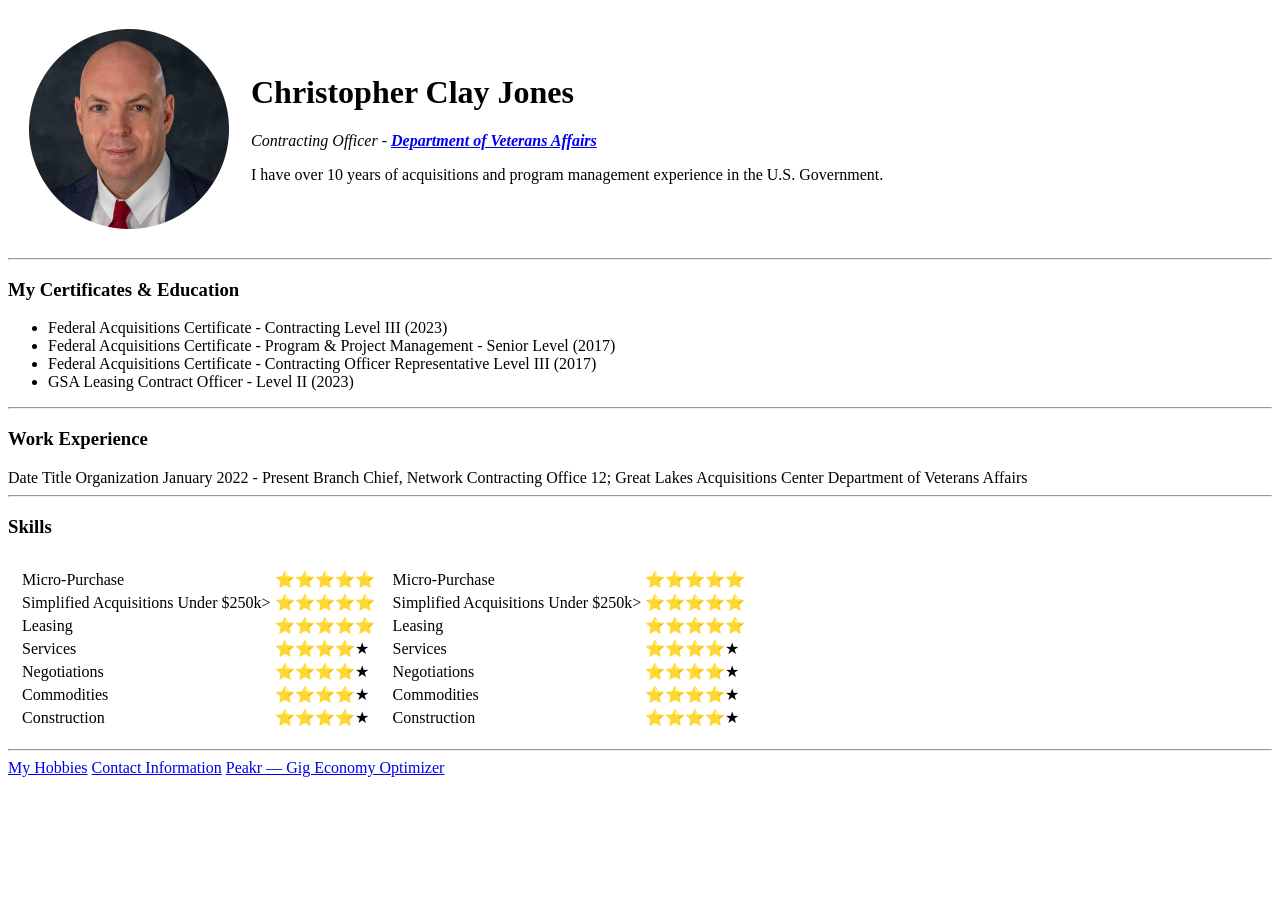
<file: index.html>
<html>
    <head>
        <meta charset="UTF-8">
        <title>Clay Jones' Personal Site</title>
    </head>

    <body>
        <table cellspacing="20">
            <tr>
                <td> 
                    <img height="200"src="Images/jones-modified.png"alt="Clay Jones' Profile Picture"></td>  
                <td><h1>Christopher Clay Jones</h1>
                <p><em>Contracting Officer - <strong><a href="https://www.va.gov/">Department of Veterans Affairs</a></strong></em></p>
                <p>I have over 10 years of acquisitions and program management experience in the U.S. Government.</p></td>
                </tr>
        </table>
    <hr>
    <h3>My Certificates & Education</h3>
        <ul>
            <li>Federal Acquisitions Certificate - Contracting Level III (2023)</li>
            <li>Federal Acquisitions Certificate - Program & Project Management - Senior Level (2017)</li>
            <li>Federal Acquisitions Certificate - Contracting Officer Representative Level III (2017)</li>
            <li>GSA Leasing Contract Officer - Level II (2023)</li>
        </ul>
        <hr>
        <h3>Work Experience</h3>
        <table><table cellspacing="10"></table>
            <tr>
                <td>Date</td>
                <td>Title</td>
                <td>Organization</td>
            </tr>
            <tr>
                <td>January 2022 - Present</td>
                <td>Branch Chief, Network Contracting Office 12; Great Lakes Acquisitions Center</td>
                <td>Department of Veterans Affairs</td>
            </tr>
        </table>
        <hr>
        <h3>Skills</h3>
        <table cellspacing="10">
                <tr>
                    <td>
                        <table>
                    <td>Micro-Purchase</td>
                    <td>⭐️⭐️⭐️⭐️⭐️</td>
                </tr>
                <tr>
                    <td>Simplified Acquisitions Under $250k></td>
                    <td>⭐️⭐️⭐️⭐️⭐️</td>
                </tr>
                <tr>
                    <td>Leasing</td>
                    <td>⭐️⭐️⭐️⭐️⭐️</td>
                </tr>
                <tr>
                    <td>Services</td>
                    <td>⭐️⭐️⭐️⭐️★</td>
                </tr>
                <tr>
                    <td>Negotiations</td>
                    <td>⭐️⭐️⭐️⭐️★</td>
                </tr>
                <tr>
                    <td>Commodities</td>
                    <td>⭐️⭐️⭐️⭐️★</td>
                </tr>
                <tr>
                    <td>Construction</td>
                    <td>⭐️⭐️⭐️⭐️★</td>
                </tr>
            </table>
            <td>
                <table>
                    <td>Micro-Purchase</td>
                    <td>⭐️⭐️⭐️⭐️⭐️</td>
                </tr>
                <tr>
                    <td>Simplified Acquisitions Under $250k></td>
                    <td>⭐️⭐️⭐️⭐️⭐️</td>
                </tr>
                <tr>
                    <td>Leasing</td>
                    <td>⭐️⭐️⭐️⭐️⭐️</td>
                </tr>
                <tr>
                    <td>Services</td>
                    <td>⭐️⭐️⭐️⭐️★</td>
                </tr>
                <tr>
                    <td>Negotiations</td>
                    <td>⭐️⭐️⭐️⭐️★</td>
                </tr>
                <tr>
                    <td>Commodities</td>
                    <td>⭐️⭐️⭐️⭐️★</td>
                </tr>
                <tr>
                    <td>Construction</td>
                    <td>⭐️⭐️⭐️⭐️★</td>
                </tr>
            </table>
            </td>
                    </td>
                </tr>
        </table>
        <hr>
    <a href="hobbies.html">My Hobbies</a>
    <a href="contact-me.html">Contact Information</a>
    <a href="gig-optimizer/index.html">Peakr — Gig Economy Optimizer</a>
    </body>
</html>
</file>
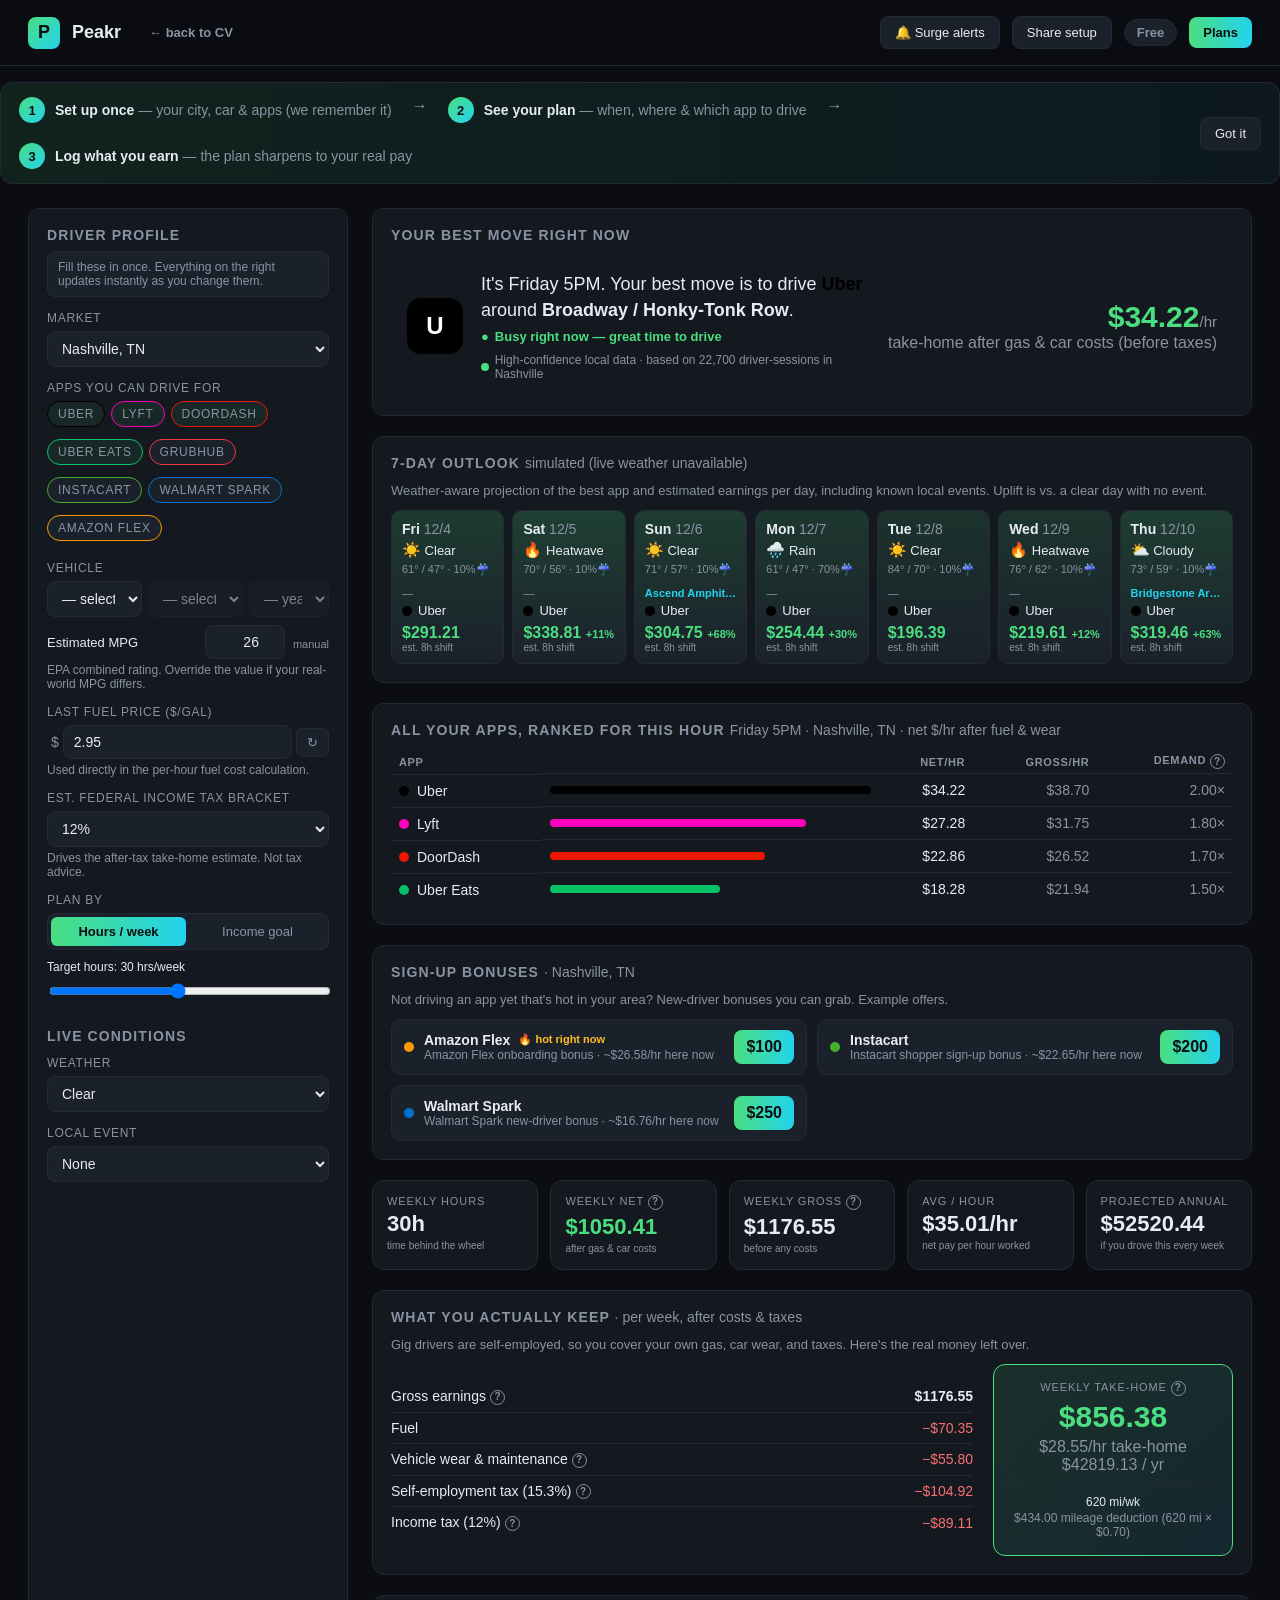
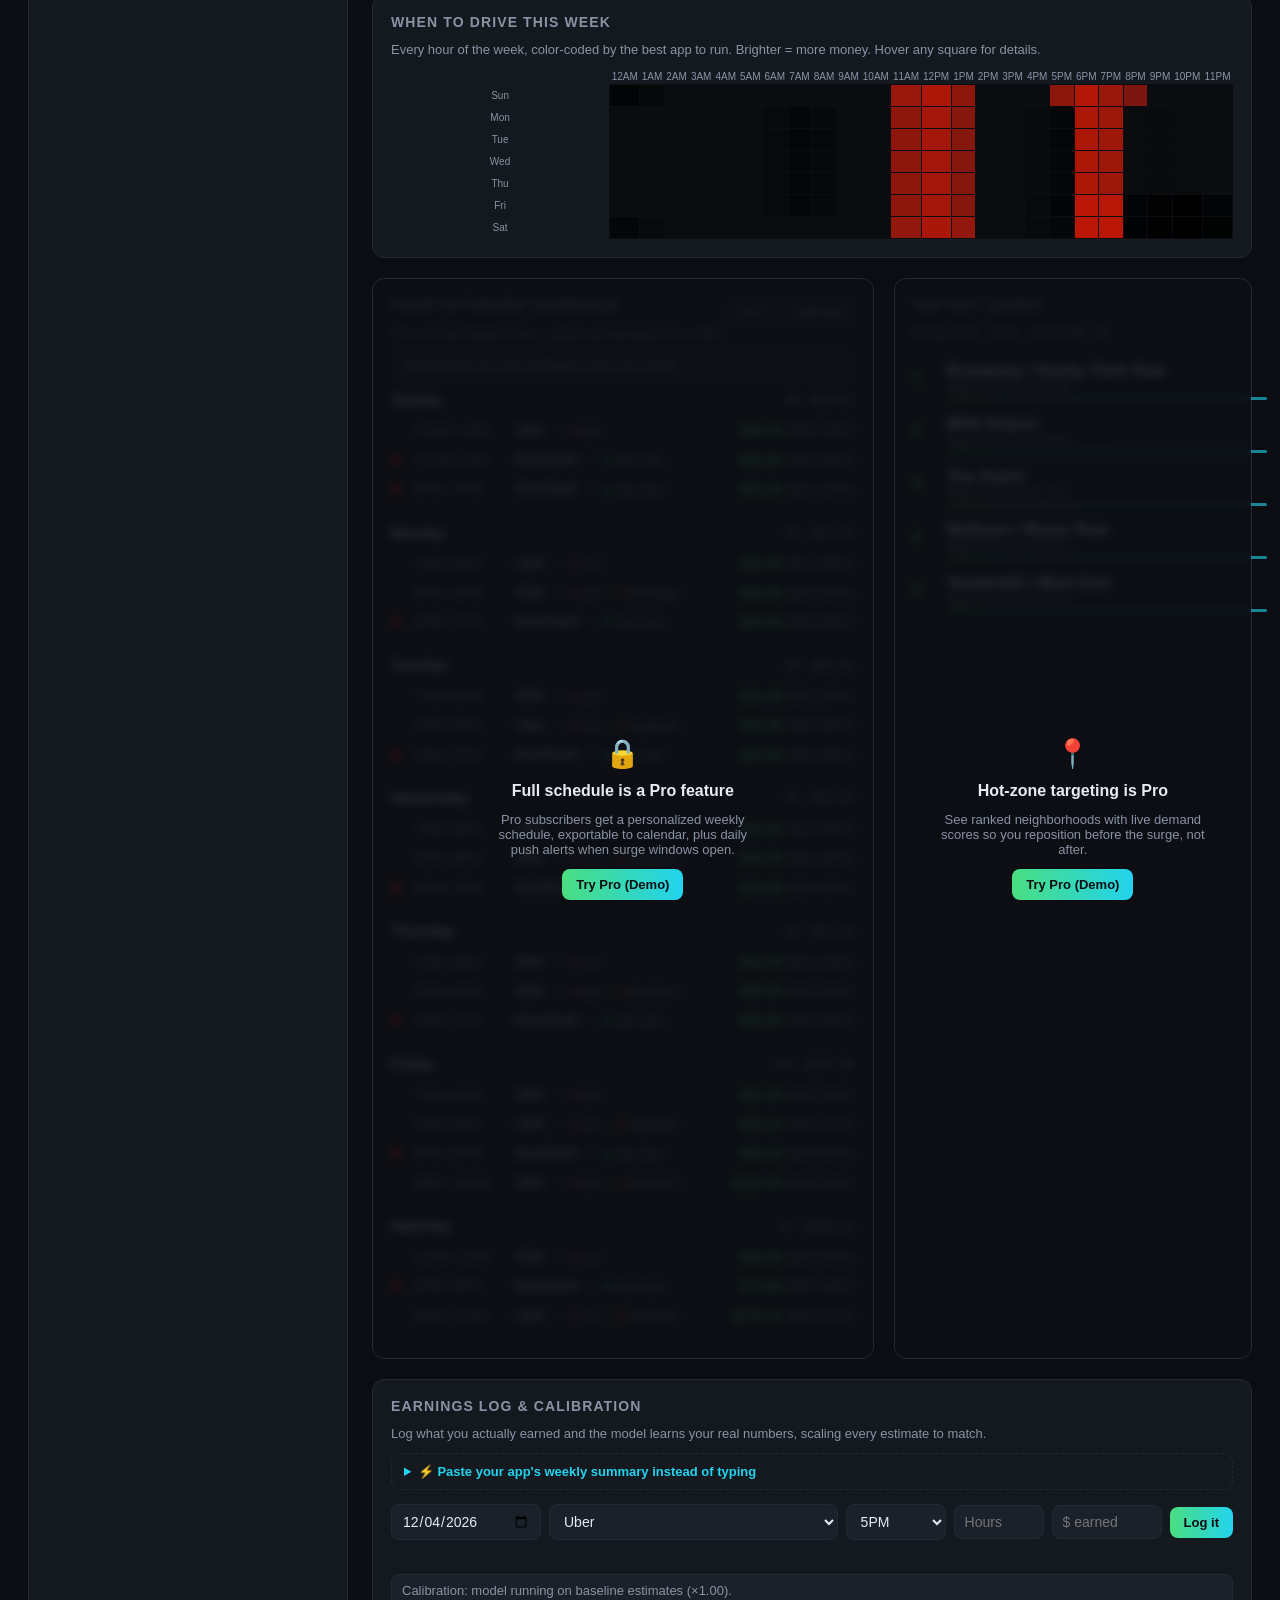
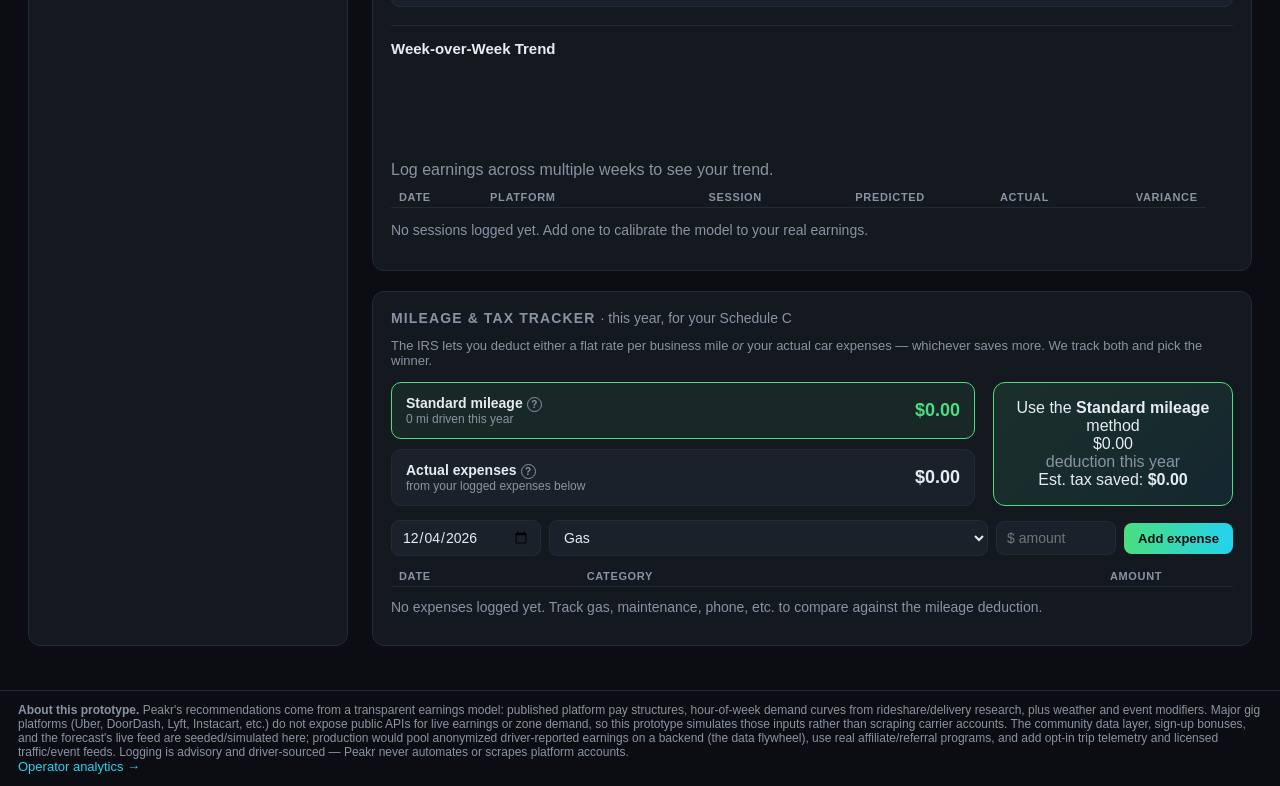
<file: gig-optimizer/index.html>
<!DOCTYPE html>
<html lang="en">
<head>
  <meta charset="UTF-8">
  <meta name="viewport" content="width=device-width, initial-scale=1.0">
  <title>Peakr — Gig Economy Income Optimizer</title>
  <meta name="theme-color" content="#0b0d12">
  <link rel="manifest" href="manifest.webmanifest">
  <link rel="icon" href="icon.svg" type="image/svg+xml">
  <link rel="apple-touch-icon" href="icon.svg">
  <link rel="stylesheet" href="styles.css">
</head>
<body>
  <header class="topbar">
    <div class="brand">
      <div class="logo">P</div>
      Peakr
      <a href="../index.html" class="back-link" style="margin-left:16px">&larr; back to CV</a>
    </div>
    <div class="tier">
      <div id="account" class="account" style="display:none">
        <button id="account-btn" class="btn" title="Sign in with email to sync your log across devices">☁ Sync</button>
        <div id="account-panel" class="account-panel" hidden>
          <div id="account-signedout">
            <div class="muted" style="font-size:12px;margin-bottom:6px">Sync your log &amp; expenses across devices.</div>
            <div class="account-row">
              <input id="account-email" type="email" placeholder="you@email.com">
              <button id="account-send" class="btn" type="button">Send code</button>
            </div>
            <div id="account-code-row" class="account-row" hidden>
              <input id="account-code" inputmode="numeric" placeholder="6-digit code">
              <button id="account-verify" class="btn primary" type="button">Verify</button>
            </div>
            <div id="account-msg" class="muted" style="font-size:12px;margin-top:6px"></div>
          </div>
          <div id="account-signedin" hidden>
            <span class="muted" style="font-size:13px">☁ Synced as <strong id="account-email-label"></strong></span>
          </div>
        </div>
      </div>
      <button id="alerts-toggle" class="btn" title="Get a heads-up when a surge window is about to start (while Peakr is open)">🔔 Surge alerts</button>
      <button id="share-link" class="btn" title="Copy a link that restores this exact setup">Share setup</button>
      <span id="tier-label" class="tier-badge free">Free</span>
      <button id="plans-btn" class="btn primary">Plans</button>
      <button id="tier-toggle" hidden aria-hidden="true"></button>
    </div>
  </header>

  <div id="intro" class="intro">
    <div class="steps">
      <div class="step"><span class="num">1</span><span><b>Set up once</b> <span class="muted">— your city, car & apps (we remember it)</span></span></div>
      <span class="arrow">→</span>
      <div class="step"><span class="num">2</span><span><b>See your plan</b> <span class="muted">— when, where & which app to drive</span></span></div>
      <span class="arrow">→</span>
      <div class="step"><span class="num">3</span><span><b>Log what you earn</b> <span class="muted">— the plan sharpens to your real pay</span></span></div>
    </div>
    <button id="intro-dismiss" class="intro-dismiss" type="button">Got it</button>
  </div>

  <div class="layout">
    <aside class="panel">
      <h2>Driver Profile</h2>
      <div class="sidebar-hint">Fill these in once. Everything on the right updates instantly as you change them.</div>

      <div class="control">
        <label for="market">Market</label>
        <select id="market"></select>
      </div>

      <div class="control">
        <label>Apps you can drive for</label>
        <div id="platforms"></div>
      </div>

      <div class="control">
        <label>Vehicle</label>
        <div class="vehicle-grid">
          <select id="v-make" aria-label="Make"></select>
          <select id="v-model" aria-label="Model" disabled></select>
          <select id="v-year" aria-label="Year" disabled></select>
        </div>
        <div class="mpg-row">
          <span class="mpg-label">Estimated MPG</span>
          <input id="v-mpg" type="number" min="5" max="150" step="1" value="26">
          <span id="v-mpg-source" class="hint">manual</span>
        </div>
        <div class="hint">EPA combined rating. Override the value if your real-world MPG differs.</div>
      </div>

      <div class="control">
        <label for="v-fuel">Last fuel price ($/gal)</label>
        <div class="fuel-row">
          <span class="fuel-prefix">$</span>
          <input id="v-fuel" type="number" min="0.50" max="15" step="0.01" value="3.50">
          <button id="v-fuel-reset" class="btn-sm" type="button" title="Use market average">↻</button>
        </div>
        <div class="hint">Used directly in the per-hour fuel cost calculation.</div>
      </div>

      <div class="control">
        <label for="tax-rate">Est. federal income tax bracket</label>
        <select id="tax-rate">
          <option value="0">0% — below filing threshold</option>
          <option value="0.10">10%</option>
          <option value="0.12" selected>12%</option>
          <option value="0.22">22%</option>
          <option value="0.24">24%</option>
        </select>
        <div class="hint">Drives the after-tax take-home estimate. Not tax advice.</div>
      </div>

      <div class="control">
        <label>Plan by</label>
        <div class="seg" id="plan-mode">
          <button type="button" class="seg-btn active" data-mode="hours">Hours / week</button>
          <button type="button" class="seg-btn" data-mode="goal">Income goal</button>
        </div>
        <div id="plan-hours" style="margin-top:10px">
          <label for="hours" style="text-transform:none;letter-spacing:0;color:var(--text)">Target hours: <span id="hours-val"></span></label>
          <input id="hours" type="range" min="5" max="60" value="30" step="1">
        </div>
        <div id="plan-goal" style="margin-top:10px;display:none">
          <label for="income-goal" style="text-transform:none;letter-spacing:0;color:var(--text)">Weekly take-home target</label>
          <div class="fuel-row">
            <span class="fuel-prefix">$</span>
            <input id="income-goal" type="number" min="50" max="10000" step="50" value="1000">
          </div>
          <div class="hint">Fewest hours needed to hit this after-tax income.</div>
        </div>
      </div>

      <h2 style="margin-top:24px">Live Conditions</h2>

      <div class="control">
        <label for="weather">Weather</label>
        <select id="weather">
          <option value="clear">Clear</option>
          <option value="cloudy">Cloudy</option>
          <option value="rain">Rain</option>
          <option value="storm">Storm</option>
          <option value="snow">Snow</option>
          <option value="hot">Heatwave</option>
        </select>
      </div>

      <div class="control">
        <label for="event">Local event</label>
        <select id="event">
          <option value="none">None</option>
          <option value="concert">Concert</option>
          <option value="sports">Sports game</option>
          <option value="convention">Convention</option>
          <option value="holiday">Holiday</option>
        </select>
      </div>
    </aside>

    <main class="main">
      <section class="panel" id="now-panel">
        <h2>Your Best Move Right Now</h2>
        <div id="now-card"></div>
      </section>

      <section class="panel">
        <h2>7-Day Outlook <span class="muted" id="forecast-source" style="text-transform:none;letter-spacing:0;font-weight:400">loading…</span></h2>
        <p class="muted" style="font-size:13px;margin:0 0 12px">
          Weather-aware projection of the best app and estimated earnings per day, including known local events. Uplift is vs. a clear day with no event.
        </p>
        <div id="outlook-strip" class="outlook-strip"></div>
      </section>

      <section class="panel">
        <h2>All Your Apps, Ranked for This Hour <span class="muted" id="compare-context" style="text-transform:none;letter-spacing:0;font-weight:400"></span></h2>
        <table class="compare-table">
          <thead>
            <tr><th>App</th><th></th><th class="num">Net/hr</th><th class="num">Gross/hr</th><th class="num">Demand<span class="info" tabindex="0" role="note" aria-label="How busy it is vs an average hour. 2x means twice the normal number of jobs/rides.">?<span class="tip">How busy it is vs. an average hour. 2× = twice the usual jobs.</span></span></th></tr>
          </thead>
          <tbody id="compare-rows"></tbody>
        </table>
      </section>

      <section class="panel" id="bonus-panel">
        <h2>Sign-Up Bonuses <span class="muted" id="bonus-context" style="text-transform:none;letter-spacing:0;font-weight:400"></span></h2>
        <p class="muted" style="font-size:13px;margin:0 0 12px">
          Not driving an app yet that's hot in your area? New-driver bonuses you can grab. <span title="In production these are paid referral/affiliate programs — how Peakr can stay free for drivers.">Example offers.</span>
        </p>
        <div id="bonus-list" class="bonus-list"></div>
      </section>

      <section class="kpis">
        <div class="kpi"><div class="label">Weekly Hours</div><div class="val" id="summary-hours">0h</div><div class="sublabel">time behind the wheel</div></div>
        <div class="kpi hi"><div class="label">Weekly Net<span class="info" tabindex="0" role="note" aria-label="What platforms pay you, minus gas and car wear. Before taxes.">?<span class="tip">What the apps pay you, minus gas &amp; car wear — before taxes.</span></span></div><div class="val" id="summary-net">$0</div><div class="sublabel">after gas &amp; car costs</div></div>
        <div class="kpi"><div class="label">Weekly Gross<span class="info" tabindex="0" role="note" aria-label="Total the apps pay you, before any costs.">?<span class="tip">Total the apps pay you, before any costs are taken out.</span></span></div><div class="val" id="summary-gross">$0</div><div class="sublabel">before any costs</div></div>
        <div class="kpi"><div class="label">Avg / hour</div><div class="val" id="summary-avg">$0/hr</div><div class="sublabel">net pay per hour worked</div></div>
        <div class="kpi"><div class="label">Projected Annual</div><div class="val" id="summary-annual">$0</div><div class="sublabel">if you drove this every week</div></div>
      </section>

      <section class="panel">
        <h2>What You Actually Keep <span class="muted" style="text-transform:none;letter-spacing:0;font-weight:400">· per week, after costs &amp; taxes</span></h2>
        <p class="muted" style="font-size:13px;margin:0 0 12px">
          Gig drivers are self-employed, so you cover your own gas, car wear, and taxes. Here's the real money left over.
        </p>
        <div class="breakdown">
          <table class="breakdown-table">
            <tbody id="breakdown-rows"></tbody>
          </table>
          <div class="takehome">
            <div class="th-label">Weekly take-home<span class="info" tabindex="0" role="note" aria-label="The money left in your pocket after gas, car wear, and estimated taxes.">?<span class="tip">The money truly left in your pocket after gas, car wear &amp; estimated taxes.</span></span></div>
            <div class="th-val" id="breakdown-takehome">$0</div>
            <div class="muted" id="breakdown-effhourly">$0/hr take-home</div>
            <div class="muted" id="breakdown-takehome-annual">$0 / yr</div>
            <div class="th-meta">
              <span id="breakdown-miles">0 mi/wk</span>
              <span class="muted" id="breakdown-deduction">$0 mileage deduction</span>
            </div>
          </div>
        </div>
      </section>

      <section class="panel">
        <h2>When to Drive This Week</h2>
        <p class="muted" style="font-size:13px;margin:0 0 12px">
          Every hour of the week, color-coded by the best app to run. Brighter = more money. Hover any square for details.
        </p>
        <div style="overflow-x:auto">
          <table id="heatmap"></table>
        </div>
      </section>

      <section class="grid-2">
        <div class="panel locked-container">
          <div class="panel-head">
            <h2>Your Optimized Schedule</h2>
            <div class="export-btns">
              <button id="export-csv" class="btn-sm" type="button" title="Download as CSV">CSV</button>
              <button id="export-ics" class="btn-sm" type="button" title="Add to calendar">Calendar</button>
            </div>
          </div>
          <p class="muted" style="font-size:13px;margin:0 0 8px">
            The most profitable hours, ranked and grouped into shifts.
          </p>
          <div id="plan-status" class="plan-status"></div>
          <div id="schedule"></div>
          <div class="pro-lock">
            <div class="lock-icon">🔒</div>
            <h4>Full schedule is a Pro feature</h4>
            <p>Pro subscribers get a personalized weekly schedule, exportable to calendar, plus daily push alerts when surge windows open.</p>
            <button class="btn primary" onclick="document.getElementById('tier-toggle').click()">Try Pro (Demo)</button>
          </div>
        </div>

        <div class="panel locked-container">
          <h2>Top Hot Zones</h2>
          <p class="muted" style="font-size:13px;margin:0 0 12px" id="zones-context"></p>
          <ul id="zones"></ul>
          <div class="pro-lock">
            <div class="lock-icon">📍</div>
            <h4>Hot-zone targeting is Pro</h4>
            <p>See ranked neighborhoods with live demand scores so you reposition before the surge, not after.</p>
            <button class="btn primary" onclick="document.getElementById('tier-toggle').click()">Try Pro (Demo)</button>
          </div>
        </div>
      </section>

      <section class="panel">
        <h2>Earnings Log &amp; Calibration</h2>
        <p class="muted" style="font-size:13px;margin:0 0 12px">
          Log what you actually earned and the model learns your real numbers, scaling every estimate to match.
        </p>

        <details class="paste-box">
          <summary>⚡ Paste your app's weekly summary instead of typing</summary>
          <p class="muted" style="font-size:12px;margin:8px 0">
            Copy the earnings summary from your Uber/DoorDash/etc. app or email and paste it here — we'll pull out the date, total, and hours.
          </p>
          <textarea id="paste-input" rows="3" placeholder="e.g.  DoorDash — week of 5/18  •  $312.50  •  14.5 hours  •  22 deliveries"></textarea>
          <div class="paste-actions">
            <button id="paste-parse" class="btn" type="button">Parse &amp; fill the form</button>
            <span id="paste-result" class="muted" style="font-size:12px"></span>
          </div>
        </details>

        <div class="log-form">
          <input id="log-date" type="date" aria-label="Date">
          <select id="log-platform" aria-label="Platform"></select>
          <select id="log-start" aria-label="Start hour"></select>
          <input id="log-hours" type="number" min="0.5" max="24" step="0.5" placeholder="Hours" aria-label="Hours">
          <input id="log-gross" type="number" min="0" step="1" placeholder="$ earned" aria-label="Actual gross earnings">
          <button id="log-add" class="btn primary" type="button">Log it</button>
        </div>
        <div id="log-error" class="log-error"></div>
        <div id="calibration-summary" class="plan-status"></div>

        <div class="trend-block">
          <div class="trend-head">
            <h3 style="margin:0;font-size:15px">Week-over-Week Trend</h3>
            <span class="muted" id="trend-note" style="font-size:13px"></span>
          </div>
          <div id="trend-bars" class="trend-bars"></div>
        </div>

        <div style="overflow-x:auto">
          <table class="compare-table log-table">
            <thead>
              <tr><th>Date</th><th>Platform</th><th class="num">Session</th><th class="num">Predicted</th><th class="num">Actual</th><th class="num">Variance</th><th></th></tr>
            </thead>
            <tbody id="log-rows"></tbody>
          </table>
        </div>
      </section>

      <section class="panel">
        <h2>Mileage &amp; Tax Tracker <span class="muted" style="text-transform:none;letter-spacing:0;font-weight:400">· this year, for your Schedule C</span></h2>
        <p class="muted" style="font-size:13px;margin:0 0 14px">
          The IRS lets you deduct either a flat rate per business mile <em>or</em> your actual car expenses — whichever saves more. We track both and pick the winner.
        </p>
        <div class="tt-grid">
          <div class="tt-methods">
            <div id="tt-standard-row" class="tt-method">
              <div>
                <div class="tt-mname">Standard mileage<span class="info" tabindex="0" role="note" aria-label="IRS flat rate per business mile driven. Covers gas, wear, and depreciation in one number.">?<span class="tip">A flat IRS rate per business mile — covers gas, wear &amp; depreciation in one number.</span></span></div>
                <div class="muted" style="font-size:12px"><span id="tt-miles">0 mi</span> driven this year</div>
              </div>
              <div class="tt-mval" id="tt-standard">$0</div>
            </div>
            <div id="tt-actual-row" class="tt-method">
              <div>
                <div class="tt-mname">Actual expenses<span class="info" tabindex="0" role="note" aria-label="Add up your real car costs: gas, maintenance, insurance, phone, etc.">?<span class="tip">Your real car costs added up: gas, maintenance, insurance, phone, tolls.</span></span></div>
                <div class="muted" style="font-size:12px">from your logged expenses below</div>
              </div>
              <div class="tt-mval" id="tt-actual">$0</div>
            </div>
          </div>
          <div class="tt-result">
            <div class="th-label">Use the <strong id="tt-method">—</strong> method</div>
            <div class="th-val" id="tt-deduction">$0</div>
            <div class="muted">deduction this year</div>
            <div class="th-meta">
              <span>Est. tax saved: <strong id="tt-savings">$0</strong></span>
            </div>
          </div>
        </div>
        <div class="log-form expense-form">
          <input id="exp-date" type="date" aria-label="Expense date">
          <select id="exp-category" aria-label="Category"></select>
          <input id="exp-amount" type="number" min="0" step="0.01" placeholder="$ amount" aria-label="Amount">
          <button id="exp-add" class="btn primary" type="button">Add expense</button>
        </div>
        <div style="overflow-x:auto">
          <table class="compare-table">
            <thead><tr><th>Date</th><th>Category</th><th class="num">Amount</th><th></th></tr></thead>
            <tbody id="expense-rows"></tbody>
          </table>
        </div>
      </section>
    </main>
  </div>

  <footer class="disclaimer">
    <strong>About this prototype.</strong>
    Peakr's recommendations come from a transparent earnings model: published platform pay structures, hour-of-week demand curves
    from rideshare/delivery research, plus weather and event modifiers. Major gig platforms (Uber, DoorDash, Lyft, Instacart, etc.) do
    not expose public APIs for live earnings or zone demand, so this prototype simulates those inputs rather than scraping carrier accounts.
    The community data layer, sign-up bonuses, and the forecast's live feed are seeded/simulated here; production would pool anonymized
    driver-reported earnings on a backend (the data flywheel), use real affiliate/referral programs, and add opt-in trip telemetry and
    licensed traffic/event feeds. Logging is advisory and driver-sourced — Peakr never automates or scrapes platform accounts.
    <br><a href="admin.html" class="back-link">Operator analytics &rarr;</a>
  </footer>

  <div id="paywall" class="modal-overlay" hidden>
    <div class="modal paywall-modal" role="dialog" aria-labelledby="paywall-headline">
      <button id="paywall-close" class="modal-close" aria-label="Close">×</button>
      <h2 id="paywall-headline">Get the full Peakr</h2>
      <p id="paywall-sub" class="muted">Pick the path that works for you.</p>
      <div class="plans-grid">
        <div class="plan-card">
          <div class="plan-tag">Easiest</div>
          <h3>14-day trial</h3>
          <div class="plan-price">Free<span class="muted"> · no card</span></div>
          <ul class="plan-features">
            <li>Full schedule + hot zones</li>
            <li>Surge push alerts</li>
            <li>CSV / calendar export</li>
            <li>Income goal planner</li>
          </ul>
          <button id="trial-start" class="btn primary plan-cta">Start free trial</button>
          <div class="plan-fine muted">No credit card. We'll show what Peakr was worth at day 14.</div>
        </div>
        <div class="plan-card">
          <h3>Pro</h3>
          <div class="plan-price">$9<span class="muted"> / month</span></div>
          <ul class="plan-features">
            <li>Everything in trial</li>
            <li>Cancel anytime, one click</li>
            <li>14-day money-back guarantee</li>
          </ul>
          <button id="pro-buy" class="btn plan-cta">Upgrade — $9/mo</button>
          <div class="plan-fine muted">Pre-billing reminder 3 days before each renewal.</div>
        </div>
        <div class="plan-card accent">
          <div class="plan-tag accent">Pro on us</div>
          <h3>Sign-up bonus</h3>
          <div class="plan-price">$0<span class="muted"> via referral</span></div>
          <ul class="plan-features">
            <li>Sign up for an app you don't drive yet</li>
            <li>Pro activates when your bonus pays out</li>
            <li>You keep the bonus + get Pro free</li>
          </ul>
          <button id="referral-show" class="btn plan-cta">See bonuses</button>
          <div class="plan-fine muted">We earn the affiliate; you keep the cash.</div>
        </div>
      </div>
    </div>
  </div>

  <div id="recap" class="modal-overlay" hidden>
    <div class="modal recap-modal" role="dialog" aria-labelledby="recap-headline">
      <h2 id="recap-headline">Your 14-day Peakr recap</h2>
      <p class="muted">Here's what the model learned about your earnings.</p>
      <div class="recap-stats">
        <div class="recap-stat"><div class="label">Sessions logged</div><div class="val" id="recap-sessions">0</div></div>
        <div class="recap-stat"><div class="label">Total earned</div><div class="val" id="recap-earned">$0</div></div>
        <div class="recap-stat"><div class="label">Calibration</div><div class="val" id="recap-calibration">×1.00</div></div>
        <div class="recap-stat"><div class="label">Projected weekly</div><div class="val" id="recap-projected">$0</div></div>
      </div>
      <p id="recap-cta-msg" class="muted" style="margin-top:14px"></p>
      <div class="recap-actions">
        <button id="recap-continue-free" class="btn">Continue free</button>
        <button id="recap-referral" class="btn">Free via a bonus</button>
        <button id="recap-upgrade" class="btn primary">Upgrade — $9/mo</button>
      </div>
    </div>
  </div>

  <script src="data.js"></script>
  <script src="vehicles.js"></script>
  <script src="community.js"></script>
  <script src="backend-client.js"></script>
  <script src="app.js"></script>
</body>
</html>
</file>
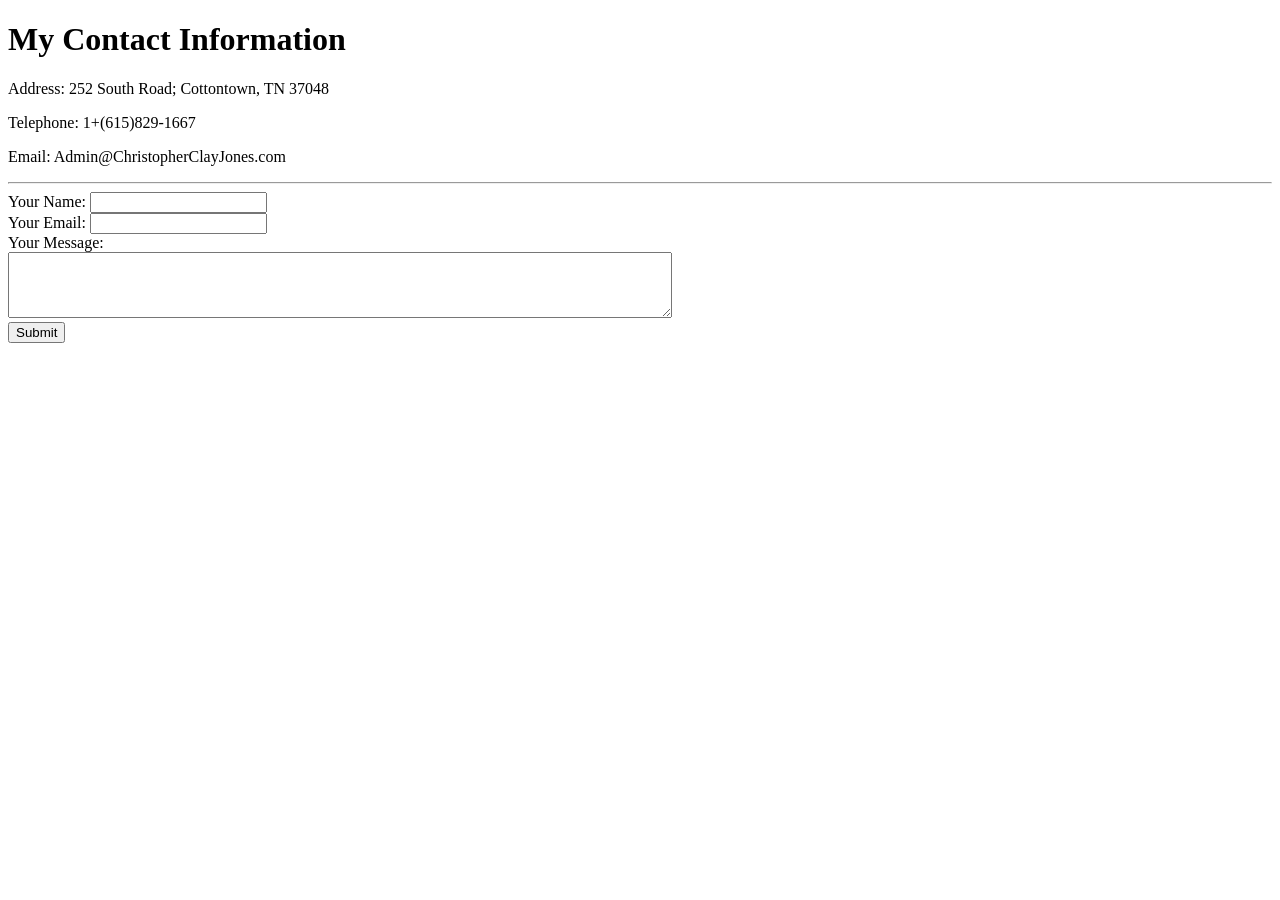
<file: contact-me.html>
<!DOCTYPE html>
<html>
    <head>
        <meta charset="UTF-8">
        <title>Clay Jones' Contact Information</title>
    </head>

    <body>
        <h1>My Contact Information</h1>
        <p>Address: 252 South Road; Cottontown, TN 37048</p>
        <p>Telephone: 1+(615)829-1667</p>
        <p>Email: Admin@ChristopherClayJones.com</p>
        <hr>
        <form action="mailto:admin@christopherclayjones.com" method="post">
            <label>Your Name:</label>
            <input type="text" name="yourName" value=""><br>
            <label>Your Email:</label>
            <input type="email" name="yourEmail" value=""> <br>
            <label>Your Message:</label><br>
            <textarea name="yourMessage" rows="4"
cols="80"></textarea>            <br>
<input type="submit" name="">
        </form>
    </body>
</html>
</file>
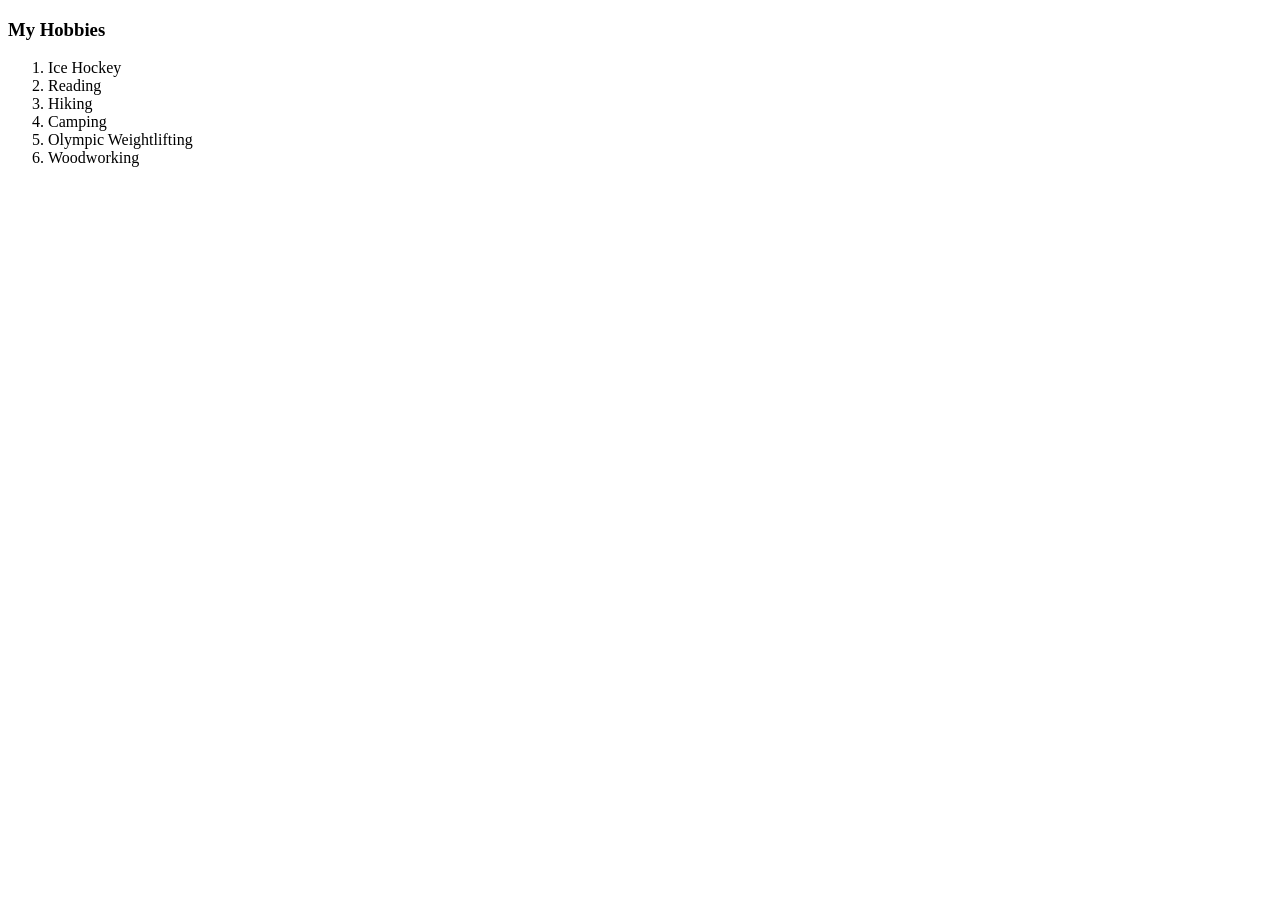
<file: hobbies.html>
<!DOCTYPE html>
<html>
    <head>
        <meta charset="UTF-8">
        <title>Clay Jones' Contact Information</title>
    </head>
<body>
    <h3>My Hobbies</h3>
    <ol>
        <li>Ice Hockey</li>
        <li>Reading</li>
        <li>Hiking</li>
        <li>Camping</li>
        <li>Olympic Weightlifting</li>
        <li>Woodworking</li>
    </ol>
</body>
</html>
</file>
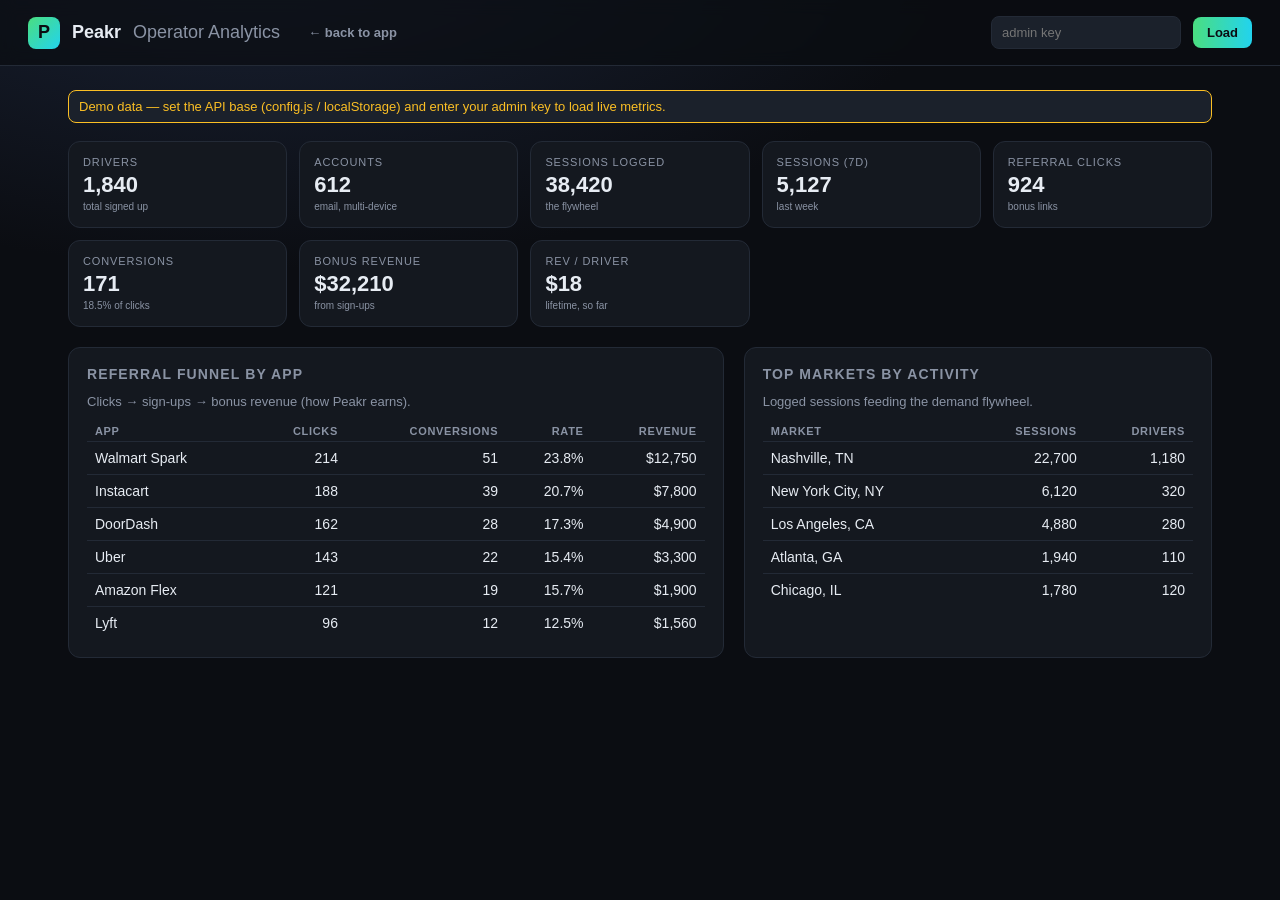
<file: gig-optimizer/admin.html>
<!DOCTYPE html>
<html lang="en">
<head>
  <meta charset="UTF-8">
  <meta name="viewport" content="width=device-width, initial-scale=1.0">
  <title>Peakr — Operator Analytics</title>
  <meta name="theme-color" content="#0b0d12">
  <link rel="stylesheet" href="styles.css">
</head>
<body>
  <header class="topbar">
    <div class="brand">
      <div class="logo">P</div>
      Peakr <span class="muted" style="font-weight:400">Operator Analytics</span>
      <a href="index.html" class="back-link" style="margin-left:16px">&larr; back to app</a>
    </div>
    <div class="tier">
      <input id="admin-key" type="password" placeholder="admin key" style="background:var(--panel-2);color:var(--text);border:1px solid var(--border);border-radius:8px;padding:8px 10px;font-size:13px">
      <button id="admin-refresh" class="btn primary" type="button">Load</button>
    </div>
  </header>

  <div style="max-width:1200px;margin:0 auto;padding:24px 28px">
    <div id="admin-banner" class="plan-status" style="margin-bottom:18px"></div>

    <section class="kpis" id="admin-kpis" style="margin-bottom:20px"></section>

    <div class="grid-2">
      <section class="panel">
        <h2>Referral Funnel by App</h2>
        <p class="muted" style="font-size:13px;margin:0 0 12px">Clicks → sign-ups → bonus revenue (how Peakr earns).</p>
        <table class="compare-table">
          <thead><tr><th>App</th><th class="num">Clicks</th><th class="num">Conversions</th><th class="num">Rate</th><th class="num">Revenue</th></tr></thead>
          <tbody id="admin-platforms"></tbody>
        </table>
      </section>

      <section class="panel">
        <h2>Top Markets by Activity</h2>
        <p class="muted" style="font-size:13px;margin:0 0 12px">Logged sessions feeding the demand flywheel.</p>
        <table class="compare-table">
          <thead><tr><th>Market</th><th class="num">Sessions</th><th class="num">Drivers</th></tr></thead>
          <tbody id="admin-markets"></tbody>
        </table>
      </section>
    </div>
  </div>

  <script src="backend-client.js"></script>
  <script src="admin.js"></script>
</body>
</html>
</file>
<file: gig-optimizer/styles.css>
:root {
  --bg: #0b0d12;
  --panel: #14181f;
  --panel-2: #1b212b;
  --border: #232a36;
  --text: #e7ecf3;
  --muted: #8a93a4;
  --accent: #4ade80;
  --accent-2: #22d3ee;
  --warn: #fbbf24;
}

* { box-sizing: border-box; }
html, body { margin: 0; padding: 0; }
body {
  font-family: -apple-system, BlinkMacSystemFont, "Segoe UI", Roboto, Helvetica, Arial, sans-serif;
  background: radial-gradient(1200px 600px at 20% -10%, #1b2438 0%, var(--bg) 60%);
  color: var(--text);
  min-height: 100vh;
}

.topbar {
  display: flex; justify-content: space-between; align-items: center;
  padding: 16px 28px; border-bottom: 1px solid var(--border);
  background: rgba(11,13,18,0.7); backdrop-filter: blur(8px);
  position: sticky; top: 0; z-index: 10;
}
.brand {
  display: flex; align-items: center; gap: 12px;
  font-weight: 700; font-size: 18px;
}
.brand .logo {
  width: 32px; height: 32px; border-radius: 8px;
  background: linear-gradient(135deg, var(--accent), var(--accent-2));
  display: grid; place-items: center; color: #0b0d12; font-weight: 900;
}
.tier {
  display: flex; align-items: center; gap: 12px;
  font-size: 13px;
}
/* Tier badge styling lives further down under .tier-badge {free,trial,pro} */
.btn {
  background: var(--panel-2); color: var(--text);
  border: 1px solid var(--border); padding: 8px 14px;
  border-radius: 8px; cursor: pointer; font-size: 13px;
  transition: all 0.15s ease;
}
.btn:hover { border-color: var(--accent); }
.btn.primary {
  background: linear-gradient(90deg, var(--accent), var(--accent-2));
  color: #0b0d12; border: none; font-weight: 600;
}

.layout {
  display: grid; grid-template-columns: 320px 1fr; gap: 24px;
  padding: 24px 28px; max-width: 1600px; margin: 0 auto;
}
@media (max-width: 960px) {
  .layout { grid-template-columns: 1fr; }
}

.panel {
  background: var(--panel);
  border: 1px solid var(--border);
  border-radius: 12px; padding: 18px;
}
.panel h2 {
  margin: 0 0 12px; font-size: 14px; text-transform: uppercase;
  letter-spacing: 0.08em; color: var(--muted); font-weight: 600;
}
.panel h3 {
  margin: 0 0 10px; font-size: 16px;
}

.control { margin-bottom: 14px; }
.control label {
  display: block; font-size: 12px; color: var(--muted);
  margin-bottom: 6px; text-transform: uppercase; letter-spacing: 0.06em;
}
.control select, .control input[type=range], .control input[type=number] {
  width: 100%; background: var(--panel-2); color: var(--text);
  border: 1px solid var(--border); padding: 8px 10px;
  border-radius: 8px; font-size: 14px;
  font-family: inherit;
}
.control select:disabled { opacity: 0.5; cursor: not-allowed; }
.control input[type=range] { padding: 0; }
.control .hint { font-size: 12px; color: var(--muted); margin-top: 4px; }

.vehicle-grid {
  display: grid; grid-template-columns: 1fr 1fr 80px; gap: 6px;
}
.mpg-row {
  display: grid; grid-template-columns: 1fr 80px auto; gap: 8px;
  align-items: center; margin-top: 8px;
}
.mpg-label { font-size: 13px; color: var(--text); }
.mpg-row input { text-align: right; }
#v-mpg-source { font-size: 11px; }
#v-mpg-source.auto { color: var(--accent); }

.fuel-row {
  display: grid; grid-template-columns: auto 1fr auto; gap: 4px;
  align-items: center;
}
.fuel-prefix {
  color: var(--muted); font-size: 14px; padding-left: 4px;
}
.btn-sm {
  background: var(--panel-2); color: var(--muted);
  border: 1px solid var(--border); padding: 6px 10px;
  border-radius: 6px; cursor: pointer; font-size: 13px;
}
.btn-sm:hover { color: var(--text); border-color: var(--accent); }

#platforms {
  display: flex; flex-wrap: wrap; gap: 6px;
}
.pchip {
  display: inline-flex; align-items: center; gap: 6px;
  padding: 5px 10px; border-radius: 999px;
  background: var(--panel-2); border: 1px solid var(--border);
  font-size: 12px; cursor: pointer;
}
.pchip input { display: none; }
.pchip span {
  width: 8px; height: 8px; border-radius: 50%;
}
.pchip:has(input:checked) {
  border-color: var(--accent);
  background: rgba(74,222,128,0.08);
}

.main { display: flex; flex-direction: column; gap: 20px; }

.kpis {
  display: grid; grid-template-columns: repeat(5, 1fr); gap: 12px;
}
@media (max-width: 800px) { .kpis { grid-template-columns: repeat(2, 1fr); } }
.kpi {
  background: var(--panel); border: 1px solid var(--border);
  border-radius: 12px; padding: 14px;
}
.kpi .label {
  font-size: 11px; color: var(--muted);
  text-transform: uppercase; letter-spacing: 0.08em;
}
.kpi .val { font-size: 22px; font-weight: 700; margin-top: 4px; }
.kpi.hi .val { color: var(--accent); }

.breakdown {
  display: grid; grid-template-columns: 1fr 240px; gap: 20px; align-items: center;
}
@media (max-width: 700px) { .breakdown { grid-template-columns: 1fr; } }
.breakdown-table { width: 100%; border-collapse: collapse; font-size: 14px; }
.breakdown-table td { padding: 7px 0; border-bottom: 1px solid var(--border); }
.breakdown-table tr:last-child td { border-bottom: none; }
.breakdown-table .num { text-align: right; font-variant-numeric: tabular-nums; }
.breakdown-table .num.pos { color: var(--text); font-weight: 600; }
.breakdown-table .num.neg { color: #f87171; }
.takehome {
  background: linear-gradient(135deg, rgba(74,222,128,0.12), rgba(34,211,238,0.08));
  border: 1px solid var(--accent); border-radius: 12px; padding: 16px; text-align: center;
}
.takehome .th-label {
  font-size: 11px; text-transform: uppercase; letter-spacing: 0.08em; color: var(--muted);
}
.takehome .th-val { font-size: 30px; font-weight: 800; color: var(--accent); margin: 4px 0; }
.takehome .th-meta {
  margin-top: 10px; padding-top: 10px; border-top: 1px solid var(--border);
  display: flex; flex-direction: column; gap: 2px; font-size: 12px;
}

.panel-head { display: flex; justify-content: space-between; align-items: center; }
.export-btns { display: flex; gap: 6px; }

.seg {
  display: grid; grid-template-columns: 1fr 1fr; gap: 4px;
  background: var(--panel-2); border: 1px solid var(--border);
  border-radius: 8px; padding: 3px;
}
.seg-btn {
  background: transparent; color: var(--muted); border: none;
  padding: 7px 8px; border-radius: 6px; cursor: pointer;
  font-size: 13px; font-family: inherit;
}
.seg-btn.active {
  background: linear-gradient(90deg, var(--accent), var(--accent-2));
  color: #0b0d12; font-weight: 600;
}

.plan-status {
  font-size: 13px; color: var(--muted); margin-bottom: 10px;
  padding: 8px 10px; border-radius: 8px; background: var(--panel-2);
  border: 1px solid var(--border);
}
.plan-status.ok { border-color: var(--accent); color: var(--text); }
.plan-status.warn { border-color: var(--warn); color: var(--warn); }

.stack {
  display: inline-flex; gap: 4px; margin-left: 8px;
  font-size: 11px; color: var(--muted); vertical-align: middle;
}
.stack-chip {
  display: inline-flex; align-items: center; gap: 3px;
  background: var(--panel-2); border: 1px solid var(--border);
  border-radius: 999px; padding: 1px 7px;
}
.sdot { width: 6px; height: 6px; border-radius: 50%; }

.compare-table { width: 100%; border-collapse: collapse; font-size: 14px; }
.compare-table th {
  text-align: left; font-size: 11px; color: var(--muted);
  text-transform: uppercase; letter-spacing: 0.06em;
  padding: 4px 8px; font-weight: 600;
}
.compare-table td { padding: 8px; border-top: 1px solid var(--border); }
.compare-table .num { text-align: right; font-variant-numeric: tabular-nums; }
.cp-name { display: flex; align-items: center; gap: 8px; font-weight: 500; white-space: nowrap; }
.cp-bar { width: 40%; }
.cp-bar span {
  display: block; height: 8px; border-radius: 4px; min-width: 2px;
}

.log-form {
  display: grid;
  grid-template-columns: 150px 1.2fr 100px 90px 110px auto;
  gap: 8px; align-items: center; margin-bottom: 10px;
}
@media (max-width: 760px) { .log-form { grid-template-columns: 1fr 1fr; } }
.log-form input, .log-form select {
  background: var(--panel-2); color: var(--text);
  border: 1px solid var(--border); padding: 8px 10px;
  border-radius: 8px; font-size: 14px; font-family: inherit; width: 100%;
}
.log-form .btn { white-space: nowrap; }
.log-error { color: var(--warn); font-size: 13px; min-height: 18px; margin-bottom: 6px; }
.log-table td { vertical-align: middle; }
.log-table .log-del {
  padding: 2px 8px; color: var(--muted); line-height: 1;
}
.log-table .log-del:hover { color: #f87171; border-color: #f87171; }
.num.pos { color: var(--accent); }
.num.neg { color: #f87171; }

.outlook-strip {
  display: grid; grid-template-columns: repeat(7, 1fr); gap: 8px;
}
@media (max-width: 900px) { .outlook-strip { grid-template-columns: repeat(3, 1fr); } }
@media (max-width: 520px) { .outlook-strip { grid-template-columns: repeat(2, 1fr); } }
.ou-card {
  background: linear-gradient(180deg, rgba(74,222,128,calc(0.04 + 0.16 * var(--i,0))), var(--panel-2));
  border: 1px solid var(--border); border-radius: 10px; padding: 10px;
  display: flex; flex-direction: column; gap: 4px; min-width: 0;
}
.ou-day { font-weight: 700; font-size: 14px; }
.ou-wx { font-size: 13px; }
.ou-icon { font-size: 15px; }
.ou-temp { font-size: 11px; }
.ou-event {
  font-size: 11px; font-weight: 600; color: var(--accent-2);
  white-space: nowrap; overflow: hidden; text-overflow: ellipsis;
  border-top: 1px solid var(--border); padding-top: 4px; margin-top: 2px;
}
.ou-event.muted { color: var(--muted); font-weight: 400; }
.ou-best {
  display: flex; align-items: center; gap: 6px; font-size: 13px; font-weight: 500;
  white-space: nowrap; overflow: hidden; text-overflow: ellipsis;
}
.ou-proj { font-size: 16px; font-weight: 700; color: var(--accent); margin-top: 2px; }
.ou-proj .ou-sub { font-size: 10px; font-weight: 400; }
.ou-uplift { font-size: 11px; font-weight: 700; }
.ou-uplift.pos { color: var(--accent); }
.ou-uplift.neg { color: #f87171; }

.trend-block { margin-top: 18px; border-top: 1px solid var(--border); padding-top: 14px; }
.trend-head { display: flex; justify-content: space-between; align-items: baseline; gap: 12px; margin-bottom: 10px; flex-wrap: wrap; }
.trend-bars {
  display: flex; gap: 10px; align-items: flex-end; min-height: 120px;
}
.trend-bar {
  flex: 1; display: flex; flex-direction: column; align-items: center; gap: 4px;
  min-width: 0;
}
.tb-val { font-size: 11px; color: var(--muted); font-variant-numeric: tabular-nums; }
.tb-col {
  width: 100%; max-width: 46px; height: 80px; background: var(--panel-2);
  border-radius: 6px 6px 0 0; display: flex; align-items: flex-end; overflow: hidden;
}
.tb-col span {
  display: block; width: 100%;
  background: linear-gradient(180deg, var(--accent-2), var(--accent));
  border-radius: 6px 6px 0 0;
}
.trend-bar.best .tb-col span { background: linear-gradient(180deg, #fbbf24, #f59e0b); }
.trend-bar.best .tb-val { color: var(--warn); font-weight: 700; }
.tb-label { font-size: 11px; }

#now-card { padding: 16px; }
.now-platform {
  display: grid; grid-template-columns: auto 1fr auto; gap: 16px; align-items: center;
}
.now-badge {
  width: 48px; height: 48px; border-radius: 12px;
  color: white; font-weight: 800; font-size: 20px;
  display: grid; place-items: center;
}
.now-title { font-size: 18px; font-weight: 700; }
.now-sub { font-size: 13px; margin-top: 2px; }
.now-earn { text-align: right; }
.now-earn .big { font-size: 24px; font-weight: 700; color: var(--accent); }
.now-earn .big .muted { font-size: 13px; font-weight: 400; }

.grid-2 {
  display: grid; grid-template-columns: 1.4fr 1fr; gap: 20px;
}
@media (max-width: 1100px) { .grid-2 { grid-template-columns: 1fr; } }

#heatmap {
  border-collapse: collapse; width: 100%;
  font-size: 10px;
}
#heatmap th {
  font-weight: 500; color: var(--muted); padding: 2px;
  text-align: center;
}
#heatmap td {
  width: 22px; height: 22px;
  border: 1px solid var(--bg);
  background: var(--panel-2);
}

#schedule .day {
  border-top: 1px solid var(--border); padding: 10px 0;
}
#schedule .day:first-child { border-top: none; padding-top: 0; }
#schedule h4 {
  margin: 0 0 8px; font-size: 14px; display: flex; justify-content: space-between;
}
.shift {
  display: grid; grid-template-columns: 14px 90px 1fr auto;
  align-items: center; gap: 10px; padding: 6px 0; font-size: 14px;
}
.dot { width: 10px; height: 10px; border-radius: 50%; }
.time { font-variant-numeric: tabular-nums; color: var(--muted); }
.plat { font-weight: 500; }
.earn { font-weight: 600; color: var(--accent); }
.muted { color: var(--muted); font-weight: 400; }

#zones { list-style: none; padding: 0; margin: 0; }
.zone {
  display: grid; grid-template-columns: 24px 1fr; gap: 10px; align-items: center;
  padding: 10px 0; border-bottom: 1px solid var(--border);
  position: relative;
}
.zone:last-child { border-bottom: none; }
.zone .rank {
  font-weight: 700; color: var(--accent); font-size: 16px;
}
.zone .zname { font-weight: 600; }
.zone .zscore { font-size: 12px; }
.zbar {
  position: absolute; bottom: 4px; left: 34px; height: 3px;
  background: linear-gradient(90deg, var(--accent), var(--accent-2));
  border-radius: 2px; opacity: 0.6;
}

.pro-lock {
  position: absolute; inset: 0;
  background: rgba(11,13,18,0.85); backdrop-filter: blur(4px);
  display: flex; align-items: center; justify-content: center; flex-direction: column;
  gap: 12px; border-radius: 12px; z-index: 2; text-align: center; padding: 24px;
}
.pro-lock .lock-icon { font-size: 28px; }
.pro-lock h4 { margin: 0; font-size: 16px; }
.pro-lock p { margin: 0; color: var(--muted); font-size: 13px; max-width: 280px; }

.locked-container { position: relative; min-height: 200px; }

.disclaimer {
  font-size: 12px; color: var(--muted); padding: 12px 18px;
  border-top: 1px solid var(--border); margin-top: 20px;
  max-width: 1600px; margin-left: auto; margin-right: auto;
}
.disclaimer a { color: var(--accent-2); }

.back-link {
  font-size: 13px; color: var(--muted); text-decoration: none;
}
.back-link:hover { color: var(--text); }

/* --- Intuitiveness pass: intro strip, hero, tooltips, microcopy --- */

.intro {
  max-width: 1600px; margin: 16px auto 0; padding: 14px 18px;
  display: flex; align-items: center; gap: 16px; flex-wrap: wrap;
  background: linear-gradient(90deg, rgba(74,222,128,0.10), rgba(34,211,238,0.06));
  border: 1px solid var(--border); border-radius: 12px;
}
.intro .steps { display: flex; gap: 20px; flex: 1; flex-wrap: wrap; }
.intro .step { display: flex; align-items: center; gap: 10px; font-size: 14px; min-width: 0; }
.intro .step b { color: var(--text); }
.intro .step .muted { color: var(--muted); }
.intro .num {
  width: 26px; height: 26px; flex: none; border-radius: 50%;
  display: grid; place-items: center; font-weight: 800; font-size: 13px;
  background: linear-gradient(135deg, var(--accent), var(--accent-2)); color: #0b0d12;
}
.intro .arrow { color: var(--muted); }
.intro-dismiss {
  background: var(--panel-2); color: var(--text); border: 1px solid var(--border);
  border-radius: 8px; padding: 8px 14px; cursor: pointer; font-size: 13px; white-space: nowrap;
}
.intro-dismiss:hover { border-color: var(--accent); }

/* Plain-language "what to do now" hero */
.hero {
  display: grid; grid-template-columns: auto 1fr auto; gap: 18px; align-items: center;
}
@media (max-width: 700px) { .hero { grid-template-columns: 1fr; text-align: left; } }
.hero-badge {
  width: 56px; height: 56px; border-radius: 14px; color: #fff;
  font-weight: 800; font-size: 24px; display: grid; place-items: center;
}
.hero-line { font-size: 18px; line-height: 1.45; }
.hero-rating { font-size: 13px; margin-top: 6px; font-weight: 600; display: inline-flex; align-items: center; gap: 6px; }
.hero-rating::before { content: "●"; }
.hero-rating.busy { color: var(--accent); }
.hero-rating.steady { color: var(--accent-2); }
.hero-rating.slow { color: var(--warn); }
.hero-earn { text-align: right; }
@media (max-width: 700px) { .hero-earn { text-align: left; } }
.hero-num { font-size: 30px; font-weight: 800; color: var(--accent); white-space: nowrap; }
.hero-num .muted { font-size: 15px; font-weight: 400; }

/* Info tooltip: small "?" that reveals plain-language help on hover/focus */
.info {
  display: inline-grid; place-items: center; width: 15px; height: 15px;
  border-radius: 50%; border: 1px solid var(--muted); color: var(--muted);
  font-size: 10px; font-weight: 700; cursor: help; position: relative;
  vertical-align: middle; margin-left: 4px; line-height: 1; font-style: normal;
}
.info:hover, .info:focus { color: var(--accent); border-color: var(--accent); outline: none; }
.info .tip {
  position: absolute; bottom: calc(100% + 8px); left: 50%; transform: translateX(-50%);
  width: max-content; max-width: 240px; background: #0b0d12; color: var(--text);
  border: 1px solid var(--accent); border-radius: 8px; padding: 8px 10px;
  font-size: 12px; font-weight: 400; line-height: 1.4; text-align: left;
  opacity: 0; visibility: hidden; transition: opacity 0.12s ease; z-index: 50;
  box-shadow: 0 8px 24px rgba(0,0,0,0.5); white-space: normal;
}
.info:hover .tip, .info:focus .tip { opacity: 1; visibility: visible; }

.hero-conf {
  font-size: 12px; color: var(--muted); margin-top: 8px;
  display: inline-flex; align-items: center; gap: 6px;
}
.conf-dot { width: 8px; height: 8px; border-radius: 50%; background: var(--muted); }
.conf-dot.busy { background: var(--accent); }
.conf-dot.steady { background: var(--accent-2); }
.conf-dot.slow { background: var(--warn); }

.bonus-list { display: grid; grid-template-columns: 1fr 1fr; gap: 10px; }
@media (max-width: 700px) { .bonus-list { grid-template-columns: 1fr; } }
.bonus-card {
  display: grid; grid-template-columns: auto 1fr auto; gap: 10px; align-items: center;
  background: var(--panel-2); border: 1px solid var(--border); border-radius: 10px; padding: 10px 12px;
}
.bonus-name { font-weight: 600; font-size: 14px; display: flex; align-items: center; gap: 8px; }
.bonus-hot { font-size: 11px; color: var(--warn); font-weight: 600; }
.bonus-amt {
  background: linear-gradient(90deg, var(--accent), var(--accent-2)); color: #0b0d12;
  font-weight: 800; text-decoration: none; padding: 8px 12px; border-radius: 8px; white-space: nowrap;
}
.bonus-amt:hover { filter: brightness(1.08); }

.paste-box {
  border: 1px dashed var(--border); border-radius: 10px; padding: 10px 12px; margin-bottom: 14px;
}
.paste-box summary { cursor: pointer; font-size: 13px; font-weight: 600; color: var(--accent-2); }
.paste-box textarea {
  width: 100%; background: var(--panel-2); color: var(--text); border: 1px solid var(--border);
  border-radius: 8px; padding: 8px 10px; font-size: 13px; font-family: inherit; resize: vertical;
}
.paste-actions { display: flex; align-items: center; gap: 10px; margin-top: 8px; flex-wrap: wrap; }

.tt-grid { display: grid; grid-template-columns: 1fr 240px; gap: 18px; align-items: center; margin-bottom: 14px; }
@media (max-width: 700px) { .tt-grid { grid-template-columns: 1fr; } }
.tt-methods { display: flex; flex-direction: column; gap: 10px; }
.tt-method {
  display: flex; justify-content: space-between; align-items: center;
  background: var(--panel-2); border: 1px solid var(--border); border-radius: 10px; padding: 12px 14px;
}
.tt-method.winner { border-color: var(--accent); background: rgba(74,222,128,0.08); }
.tt-mname { font-weight: 600; font-size: 14px; }
.tt-mval { font-size: 18px; font-weight: 700; font-variant-numeric: tabular-nums; }
.tt-method.winner .tt-mval { color: var(--accent); }
.tt-result {
  background: linear-gradient(135deg, rgba(74,222,128,0.12), rgba(34,211,238,0.08));
  border: 1px solid var(--accent); border-radius: 12px; padding: 16px; text-align: center;
}
.expense-form { grid-template-columns: 150px 1.4fr 120px auto; }
@media (max-width: 760px) { .expense-form { grid-template-columns: 1fr 1fr; } }

.account { position: relative; }
.account-panel {
  position: absolute; top: calc(100% + 8px); right: 0; z-index: 60;
  width: 280px; background: var(--panel); border: 1px solid var(--accent);
  border-radius: 12px; padding: 14px; box-shadow: 0 12px 32px rgba(0,0,0,0.5);
}
.account-row { display: flex; gap: 6px; margin-top: 6px; }
.account-row input {
  flex: 1; min-width: 0; background: var(--panel-2); color: var(--text);
  border: 1px solid var(--border); border-radius: 8px; padding: 8px 10px; font-size: 14px;
}

.kpi .sublabel { font-size: 10px; color: var(--muted); margin-top: 2px; line-height: 1.3; }
.sidebar-hint {
  font-size: 12px; color: var(--muted); margin: -4px 0 14px;
  padding: 8px 10px; background: var(--panel-2); border-radius: 8px; border: 1px solid var(--border);
}

/* ---- Tier badge + paywall + recap (monetization) ---- */
.tier-badge {
  padding: 5px 12px; border-radius: 999px; font-size: 13px; font-weight: 600;
  border: 1px solid var(--border); background: var(--panel-2);
}
.tier-badge.free { color: var(--muted); }
.tier-badge.trial {
  border-color: var(--accent-2); color: var(--accent-2);
  background: rgba(34,211,238,0.10);
}
.tier-badge.pro {
  border: none; color: #0b0d12; font-weight: 800;
  background: linear-gradient(90deg, var(--accent), var(--accent-2));
}

.modal-overlay {
  position: fixed; inset: 0; background: rgba(11,13,18,0.78); backdrop-filter: blur(6px);
  display: flex; align-items: flex-start; justify-content: center; z-index: 200;
  padding: 32px 20px; overflow-y: auto;
}
.modal-overlay[hidden] { display: none; }
.modal {
  position: relative; background: var(--panel); border: 1px solid var(--border);
  border-radius: 16px; padding: 28px; max-width: 920px; width: 100%;
  box-shadow: 0 24px 64px rgba(0,0,0,0.6);
}
.modal h2 { margin: 0 0 6px; font-size: 22px; }
.modal-close {
  position: absolute; top: 12px; right: 14px; width: 32px; height: 32px;
  background: transparent; color: var(--muted); border: none; border-radius: 50%;
  font-size: 22px; cursor: pointer; line-height: 1;
}
.modal-close:hover { color: var(--text); background: var(--panel-2); }

.plans-grid {
  display: grid; grid-template-columns: repeat(3, 1fr); gap: 14px; margin-top: 20px;
}
@media (max-width: 800px) { .plans-grid { grid-template-columns: 1fr; } }
.plan-card {
  background: var(--panel-2); border: 1px solid var(--border); border-radius: 12px;
  padding: 18px; display: flex; flex-direction: column; gap: 10px;
}
.plan-card.accent {
  border-color: var(--accent);
  background: linear-gradient(180deg, rgba(74,222,128,0.10), var(--panel-2));
}
.plan-card h3 { margin: 0; font-size: 18px; }
.plan-tag {
  align-self: flex-start; font-size: 10px; font-weight: 700;
  text-transform: uppercase; letter-spacing: 0.08em;
  padding: 3px 8px; border-radius: 999px; background: var(--panel); color: var(--muted);
  border: 1px solid var(--border);
}
.plan-tag.accent {
  background: linear-gradient(90deg, var(--accent), var(--accent-2));
  color: #0b0d12; border: none;
}
.plan-price { font-size: 26px; font-weight: 800; }
.plan-price .muted { font-size: 14px; font-weight: 400; }
.plan-features { list-style: none; padding: 0; margin: 0; font-size: 13px; line-height: 1.6; }
.plan-features li::before { content: "✓ "; color: var(--accent); font-weight: 700; }
.plan-cta { margin-top: auto; }
.plan-fine { font-size: 11px; margin-top: 2px; }

.recap-modal { max-width: 640px; }
.recap-stats {
  display: grid; grid-template-columns: repeat(4, 1fr); gap: 10px; margin-top: 14px;
}
@media (max-width: 600px) { .recap-stats { grid-template-columns: repeat(2, 1fr); } }
.recap-stat {
  background: var(--panel-2); border: 1px solid var(--border); border-radius: 10px; padding: 12px;
}
.recap-stat .label {
  font-size: 10px; text-transform: uppercase; letter-spacing: 0.08em; color: var(--muted);
}
.recap-stat .val { font-size: 22px; font-weight: 700; margin-top: 4px; }
.recap-actions {
  display: flex; gap: 8px; margin-top: 18px; flex-wrap: wrap; justify-content: flex-end;
}
</file>
